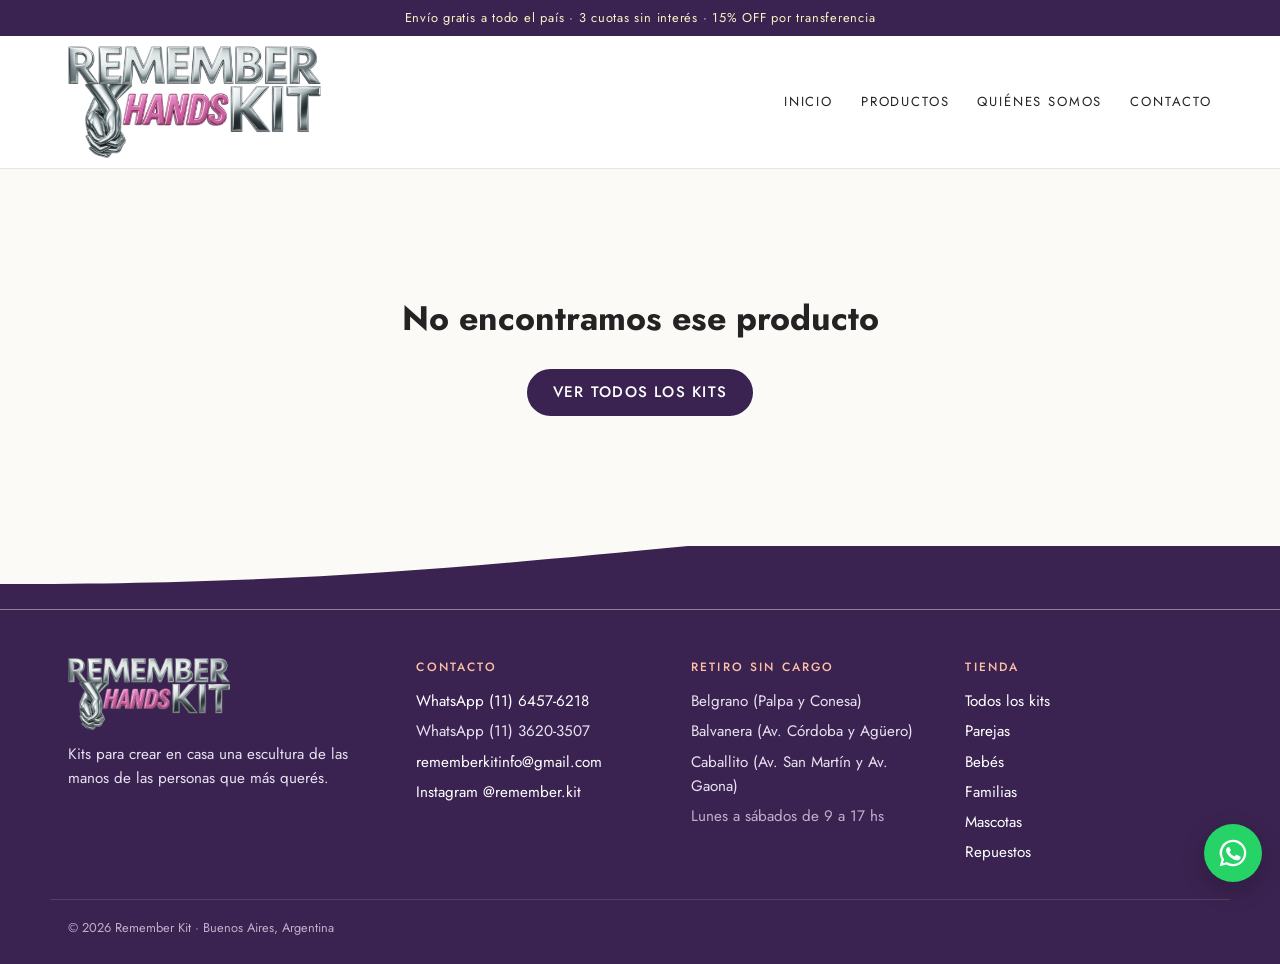
<file: producto.html>
<!doctype html>
<html lang="es-AR">
<head>
  <meta charset="utf-8">
  <meta name="viewport" content="width=device-width, initial-scale=1, viewport-fit=cover">
  <title>Producto | Remember Kit</title>
  <meta name="description" content="Kit Remember para crear en casa una escultura de manos en yeso.">
  <link rel="canonical" href="https://www.rememberkit.com/productos.html">
  <meta property="og:type" content="website">
  <meta property="og:title" content="Remember Kit | Un recuerdo de sus manos, para toda la vida">
  <meta property="og:description" content="Kits para crear en casa una escultura de las manos de las personas que más querés.">
  <meta property="og:image" content="https://www.rememberkit.com/img/8713cb_0ca0a6d9445e4e9bab03bb9993b2d3e4~mv2.webp">
  <link rel="icon" href="img/logo.png">
  <link rel="preconnect" href="https://fonts.googleapis.com">
  <link rel="preconnect" href="https://fonts.gstatic.com" crossorigin>
  <link rel="stylesheet" href="https://fonts.googleapis.com/css2?family=Aboreto&family=Cormorant+Garamond:ital,wght@1,500&family=Jost:wght@400;500;600&display=swap">
  <link rel="stylesheet" href="css/styles.css?v=202610300154">
</head>
<body data-page="producto">
  <header id="site-header"></header>

  <main id="product"></main>

  <footer id="site-footer"></footer>

  <script src="js/config.js?v=202610300154"></script>
  <script src="js/productos.js?v=202610300154"></script>
  <script src="js/app.js?v=202610300154"></script>
</body>
</html>
</file>
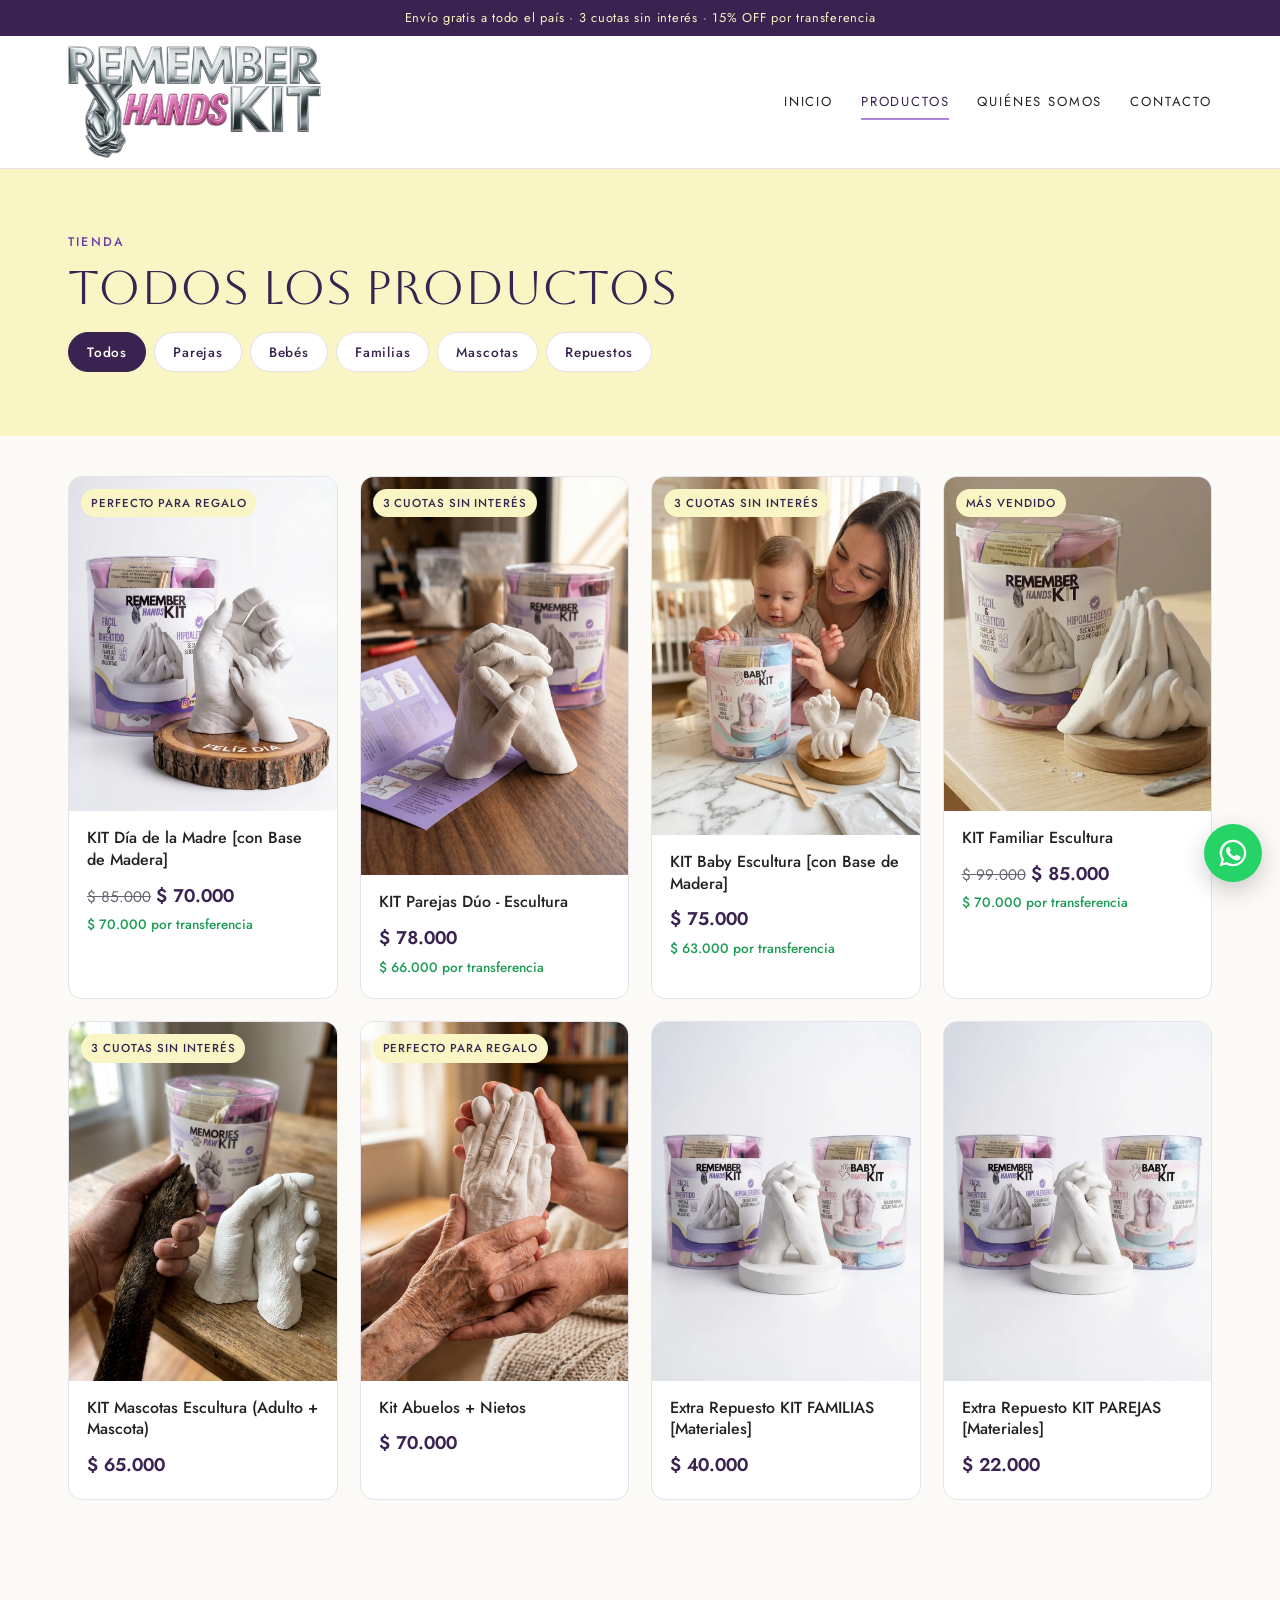
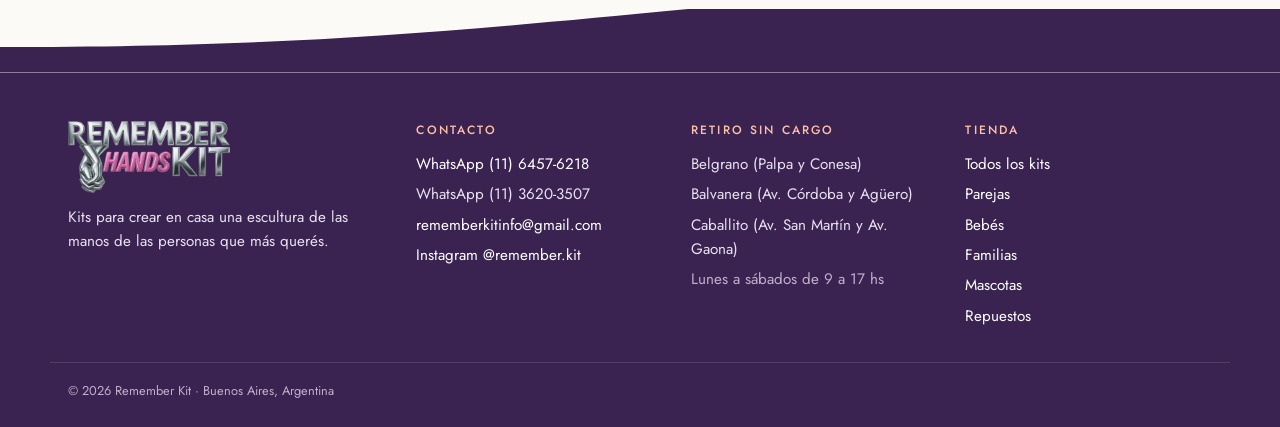
<file: productos.html>
<!doctype html>
<html lang="es-AR">
<head>
  <meta charset="utf-8">
  <meta name="viewport" content="width=device-width, initial-scale=1, viewport-fit=cover">
  <title>Productos | Remember Kit</title>
  <meta name="description" content="Todos los kits Remember: parejas, bebés, familias, mascotas y repuestos. Envíos a todo el país y 3 cuotas sin interés.">
  <link rel="canonical" href="https://www.rememberkit.com/productos.html">
  <meta property="og:type" content="website">
  <meta property="og:title" content="Remember Kit | Un recuerdo de sus manos, para toda la vida">
  <meta property="og:description" content="Kits para crear en casa una escultura de las manos de las personas que más querés.">
  <meta property="og:image" content="https://www.rememberkit.com/img/8713cb_0ca0a6d9445e4e9bab03bb9993b2d3e4~mv2.webp">
  <link rel="icon" href="img/logo.png">
  <link rel="preconnect" href="https://fonts.googleapis.com">
  <link rel="preconnect" href="https://fonts.gstatic.com" crossorigin>
  <link rel="stylesheet" href="https://fonts.googleapis.com/css2?family=Aboreto&family=Cormorant+Garamond:ital,wght@1,500&family=Jost:wght@400;500;600&display=swap">
  <link rel="stylesheet" href="css/styles.css?v=202610300154">
</head>
<body data-page="productos">
  <header id="site-header"></header>

  <main>
    <section class="page-head">
      <div class="wrap">
        <p class="kicker">Tienda</p>
        <h1 id="cat-title">Todos los productos</h1>
        <div class="tabs" id="cat-tabs" role="toolbar" aria-label="Filtrar por categoría"></div>
      </div>
    </section>
    <section class="section" style="padding-top:12px">
      <div class="wrap"><div class="grid" id="product-grid"></div></div>
    </section>
  </main>

  <footer id="site-footer"></footer>

  <script src="js/config.js?v=202610300154"></script>
  <script src="js/productos.js?v=202610300154"></script>
  <script src="js/app.js?v=202610300154"></script>
</body>
</html>
</file>
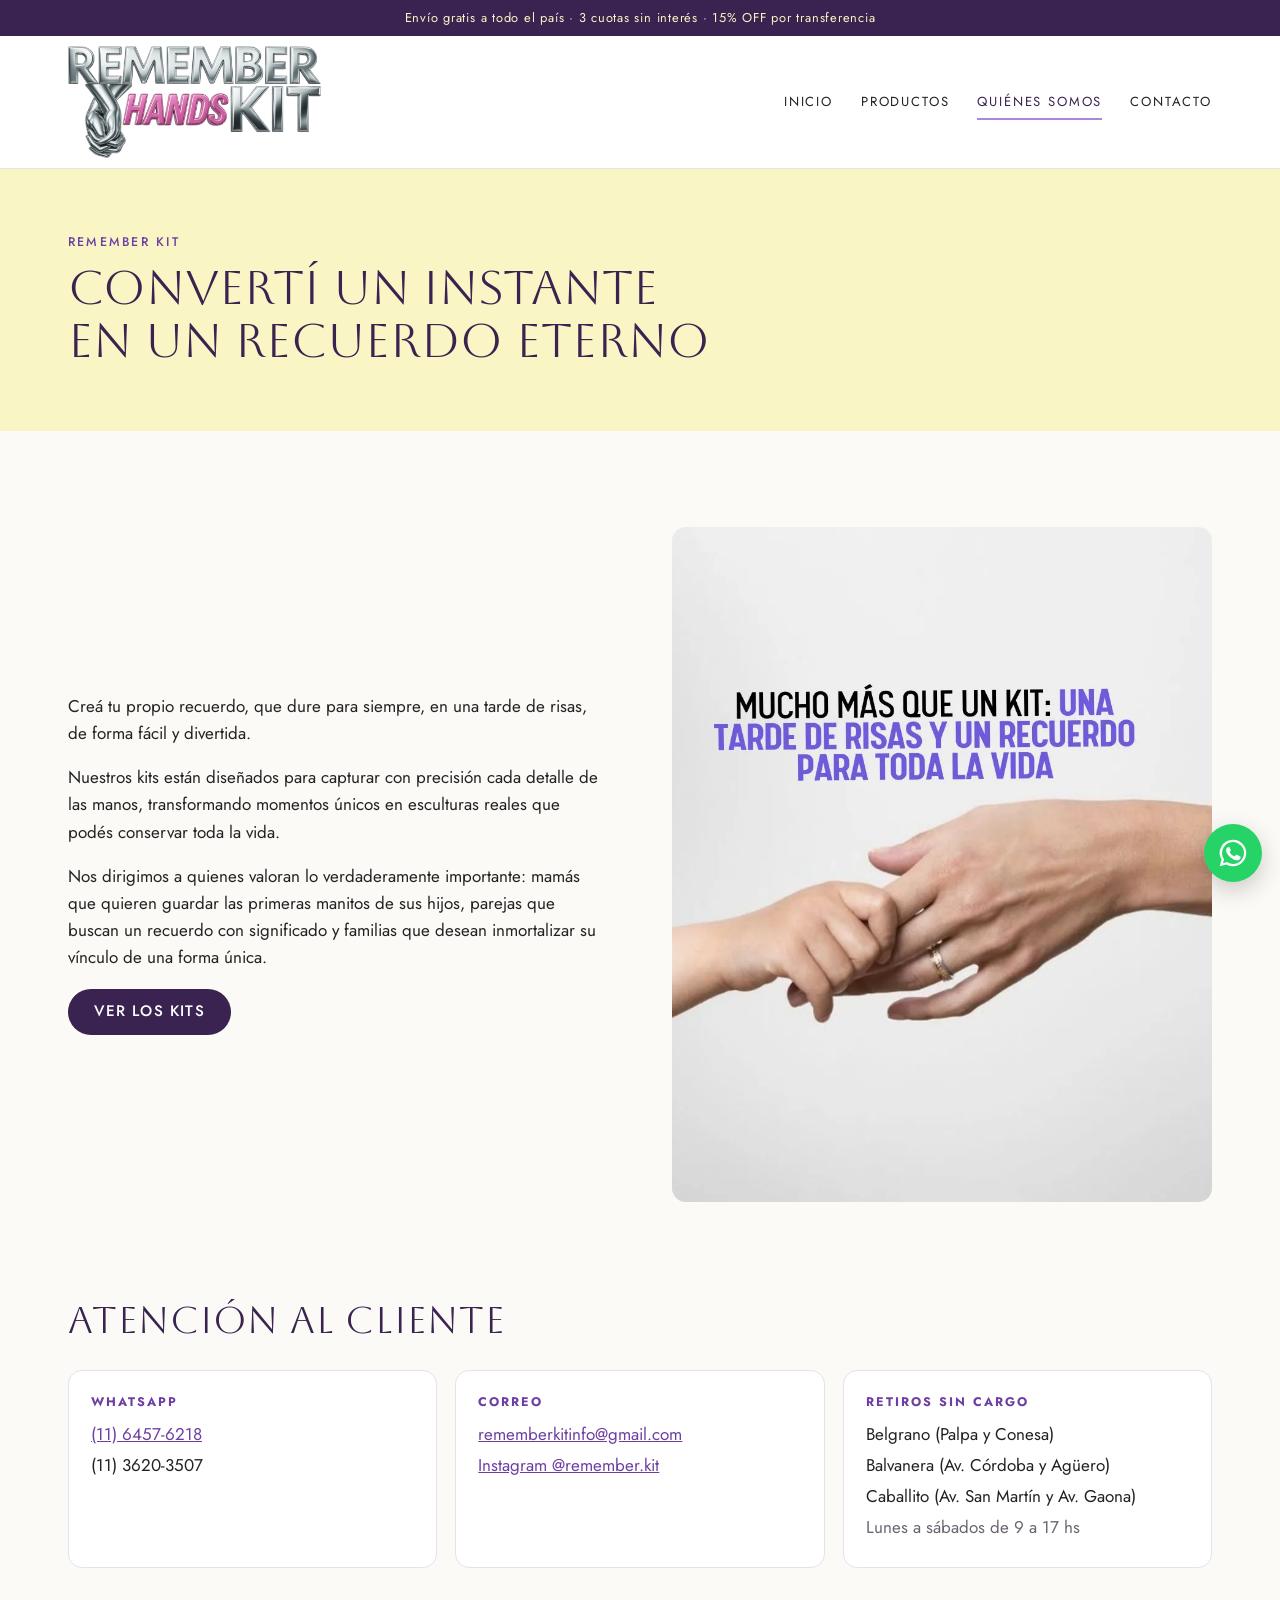
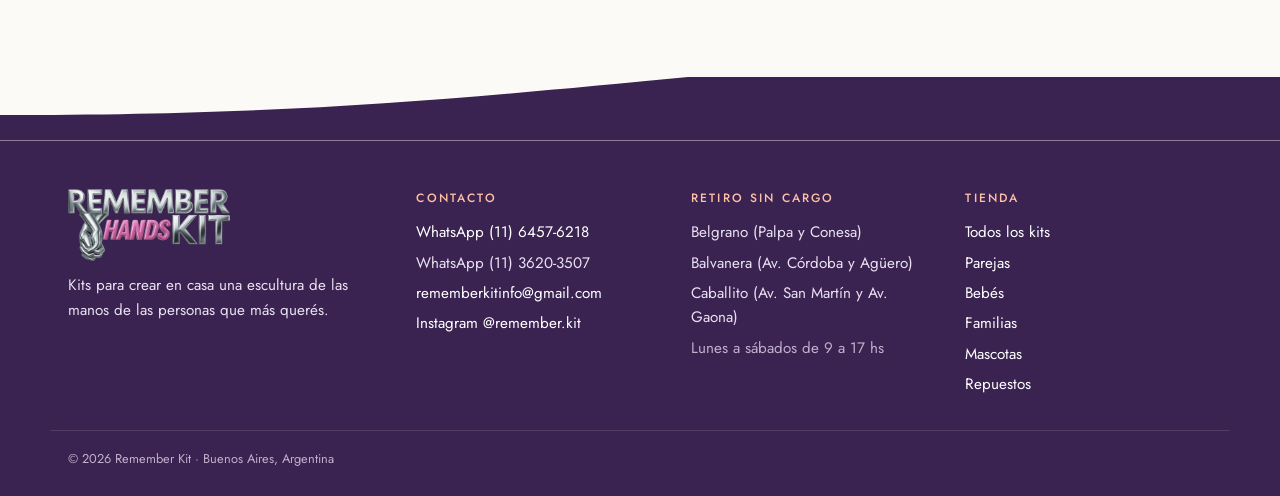
<file: quienes-somos.html>
<!doctype html>
<html lang="es-AR">
<head>
  <meta charset="utf-8">
  <meta name="viewport" content="width=device-width, initial-scale=1, viewport-fit=cover">
  <title>Quiénes somos | Remember Kit</title>
  <meta name="description" content="Remember Kit: kits para convertir un instante en un recuerdo eterno. Atención por WhatsApp y retiros sin cargo en CABA.">
  <link rel="canonical" href="https://www.rememberkit.com/quienes-somos.html">
  <meta property="og:type" content="website">
  <meta property="og:title" content="Remember Kit | Un recuerdo de sus manos, para toda la vida">
  <meta property="og:description" content="Kits para crear en casa una escultura de las manos de las personas que más querés.">
  <meta property="og:image" content="https://www.rememberkit.com/img/8713cb_0ca0a6d9445e4e9bab03bb9993b2d3e4~mv2.webp">
  <link rel="icon" href="img/logo.png">
  <link rel="preconnect" href="https://fonts.googleapis.com">
  <link rel="preconnect" href="https://fonts.gstatic.com" crossorigin>
  <link rel="stylesheet" href="https://fonts.googleapis.com/css2?family=Aboreto&family=Cormorant+Garamond:ital,wght@1,500&family=Jost:wght@400;500;600&display=swap">
  <link rel="stylesheet" href="css/styles.css?v=202610300154">
</head>
<body data-page="nosotros">
  <header id="site-header"></header>

  <main>
    <section class="page-head">
      <div class="wrap">
        <p class="kicker">Remember Kit</p>
        <h1>Convertí un instante<br> en un recuerdo eterno</h1>
      </div>
    </section>
    <section class="section">
      <div class="wrap about">
        <div>
          <p>Creá tu propio recuerdo, que dure para siempre, en una tarde de risas, de forma fácil y divertida.</p>
          <p>Nuestros kits están diseñados para capturar con precisión cada detalle de las manos, transformando momentos únicos en esculturas reales que podés conservar toda la vida.</p>
          <p>Nos dirigimos a quienes valoran lo verdaderamente importante: mamás que quieren guardar las primeras manitos de sus hijos, parejas que buscan un recuerdo con significado y familias que desean inmortalizar su vínculo de una forma única.</p>
          <p><a class="btn" href="productos.html">Ver los kits</a></p>
        </div>
        <img src="img/8713cb_504a2317b9c64ecba58057167daa925d~mv2.webp" data-wix="8713cb_504a2317b9c64ecba58057167daa925d~mv2.jpg" alt="Escultura de manos Remember Kit">
      </div>
    </section>
    <section class="section" id="contacto" style="padding-top:0">
      <div class="wrap">
        <h2 class="h2">Atención al cliente</h2>
        <div class="contact-cards" id="contact-cards"></div>
      </div>
    </section>
  </main>

  <footer id="site-footer"></footer>

  <script src="js/config.js?v=202610300154"></script>
  <script src="js/productos.js?v=202610300154"></script>
  <script src="js/app.js?v=202610300154"></script>
</body>
</html>
</file>
<file: css/styles.css>
/* Remember Kit — estilos
   Concepto: yeso blanco sobre lila y crema, con las ondas de la marca
   separando secciones. Tipografía en mayúsculas finas como en el logo. */
:root {
  --lila: #af85d7;
  --lila-osc: #6e3fa3;
  --ciruela: #3a2350;
  --crema: #f9f5c4;
  --durazno: #ffc0a7;
  --yeso: #fbfaf7;
  --tinta: #242323;
  --gris: #6b6472;
  --linea: #e7e1ec;
  --verde-wa: #1f9d55;

  --display: "Aboreto", "Futura", "Century Gothic", sans-serif;
  --body: "Jost", "Futura", "Avenir", "Segoe UI", sans-serif;
  --serif: "Cormorant Garamond", "Garamond", Georgia, serif;

  --r: 14px;
  --maxw: 1180px;
}

* { box-sizing: border-box; }
html { scroll-behavior: smooth; }
body {
  margin: 0;
  font-family: var(--body);
  font-size: 17px;
  line-height: 1.6;
  color: var(--tinta);
  background: var(--yeso);
  -webkit-font-smoothing: antialiased;
}
img { max-width: 100%; display: block; }
a { color: var(--lila-osc); }
:focus-visible { outline: 3px solid var(--lila); outline-offset: 2px; }
.wrap {
  max-width: var(--maxw);
  margin-inline: auto;
  padding-left: max(18px, env(safe-area-inset-left, 0px));
  padding-right: max(18px, env(safe-area-inset-right, 0px));
}
.muted { color: var(--gris); }
.h2 {
  font-family: var(--display);
  font-size: clamp(1.6rem, 3.4vw, 2.4rem);
  line-height: 1.15;
  font-weight: 400;
  letter-spacing: .02em;
  color: var(--ciruela);
  text-wrap: balance;
  margin: 0 0 .4em;
}
.kicker {
  font-size: .78rem;
  letter-spacing: .18em;
  text-transform: uppercase;
  color: var(--lila-osc);
  font-weight: 500;
  margin: 0 0 .6em;
}
.section { padding-block: clamp(48px, 8vw, 96px); }
.section.tight-top { padding-top: clamp(20px, 3vw, 36px); }
.section.tight-bottom { padding-bottom: clamp(20px, 3vw, 36px); }
.center { text-align: center; }

/* ---------- Botones ---------- */
.btn {
  display: inline-flex; align-items: center; justify-content: center; gap: .5em;
  padding: .9em 1.6em;
  border-radius: 999px;
  border: 2px solid transparent;
  background: var(--ciruela);
  color: #fff;
  font: 500 .95rem/1 var(--body);
  letter-spacing: .08em;
  text-transform: uppercase;
  text-decoration: none;
  cursor: pointer;
  transition: transform .15s, background .15s;
}
.btn:hover { transform: translateY(-1px); }
.btn svg { width: 1.3em; height: 1.3em; }
.btn-lila { background: var(--lila); color: var(--ciruela); }
.btn-ghost { background: transparent; color: var(--ciruela); border-color: var(--ciruela); }
.btn-mp { background: #009ee3; }
.btn-wa { background: var(--verde-wa); }
.btn-wa-out { background: #fff; color: var(--verde-wa); border-color: var(--verde-wa); }
.btn-ml { background: #ffe600; color: #2d3277; }

/* ---------- Header ---------- */
.announce { background: var(--ciruela); color: var(--crema); font-size: .8rem; letter-spacing: .06em; text-align: center; padding-block: 8px; }
.nav-bar { background: #fff; border-bottom: 1px solid var(--linea); position: sticky; top: 0; z-index: 20; }
#site-header { position: relative; z-index: 20; }
.nav { display: flex; align-items: center; justify-content: space-between; gap: 16px; padding-block: 10px; }
.logo img { height: 112px; width: auto; }
@media (max-width: 760px) { .logo img { height: 56px; } }
.menu { display: flex; gap: 28px; }
.menu a {
  font-size: .82rem; letter-spacing: .14em; text-transform: uppercase;
  color: var(--tinta); text-decoration: none; padding: 6px 0; border-bottom: 2px solid transparent;
}
.menu a:hover, .menu a[aria-current] { border-color: var(--lila); color: var(--ciruela); }
.menu-btn { display: none; background: none; border: 1px solid var(--linea); border-radius: 999px; padding: 8px 16px; font: 500 .8rem var(--body); letter-spacing: .1em; text-transform: uppercase; color: var(--ciruela); }
@media (max-width: 760px) {
  .menu-btn { display: block; }
  .menu { display: none; position: absolute; left: 0; right: 0; top: 100%; background: #fff; flex-direction: column; gap: 0; padding: 8px max(18px, env(safe-area-inset-left, 0px)) 16px; border-bottom: 1px solid var(--linea); }
  .menu a { padding: 12px 0; border-bottom: 1px solid var(--linea); }
  #site-header.open .menu { display: flex; }
  .nav-bar { position: relative; }
}

/* ---------- Hero ---------- */
.hero { position: relative; background: var(--crema); overflow: hidden; }
.hero-grid { display: grid; grid-template-columns: 1.05fr .95fr; align-items: center; gap: 32px; padding-block: clamp(36px, 6vw, 72px) clamp(56px, 6vw, 80px); }
.hero h1 {
  font-family: var(--display); font-weight: 400;
  font-size: clamp(2rem, 5.2vw, 3.7rem); line-height: 1.08; letter-spacing: .01em;
  color: var(--ciruela); margin: 0 0 .35em; text-wrap: balance;
}
.hero h1 em { font-family: var(--serif); font-style: italic; text-transform: none; color: var(--lila-osc); letter-spacing: 0; }
.hero p.lead { font-size: 1.15rem; max-width: 34ch; margin: 0 0 1.6em; }
.hero-actions { display: flex; flex-wrap: wrap; gap: 12px; }
.hero-art { position: relative; }
.hero-art .bg { border-radius: 200px 200px var(--r) var(--r); aspect-ratio: 1 / 1; object-fit: cover; object-position: center 58%; width: 100%; height: auto; filter: saturate(.9); }
.hero-art .sculpt { position: absolute; width: 26%; height: auto; left: -18%; bottom: -4%; filter: drop-shadow(0 20px 30px rgba(58,35,80,.25)); }
/* Pantallas anchas: la escultura va al lado de la foto, a la misma altura.
   El texto queda alineado con el resto del sitio; las imágenes usan el margen derecho. */
@media (min-width: 1400px) {
  .hero-grid { grid-template-columns: minmax(0, 1fr) auto; }
  .hero-art { --ph: clamp(380px, 26vw, 480px); display: flex; align-items: flex-end; gap: clamp(16px, 2vw, 32px);
    margin-right: calc(-1 * clamp(0px, (100vw - var(--maxw)) / 2 - 40px, 400px)); }
  .hero-art .bg { width: var(--ph); height: var(--ph); flex: none; }
  .hero-art .sculpt { position: static; width: auto; height: var(--ph); flex: none; }
}

.hero-badges { display: flex; flex-wrap: wrap; gap: 8px 18px; margin-top: 26px; padding: 0; list-style: none; font-size: .88rem; color: var(--ciruela); }
.hero-badges li::before { content: "✓ "; color: var(--lila-osc); font-weight: 600; }
@media (max-width: 820px) {
  .hero-grid { grid-template-columns: 1fr; }
  .hero-art { max-width: 420px; margin-inline: auto; width: 100%; }
  .hero-art .sculpt { width: 30%; left: -4%; }
}

/* Ondas de la marca */
.wave { display: block; width: 100%; height: clamp(40px, 6vw, 90px); }
.wave-bottom { position: absolute; left: 0; right: 0; bottom: -1px; }

/* ---------- Categorías ---------- */
.cats { display: grid; grid-template-columns: repeat(4, 1fr); gap: 16px; margin-top: 28px; }
.cat { position: relative; border-radius: var(--r); overflow: hidden; aspect-ratio: 3/4; display: block; color: #fff; text-decoration: none; }
.cat img { width: 100%; height: 100%; object-fit: cover; transition: transform .5s; }
.cat:hover img { transform: scale(1.04); }
.cat span {
  position: absolute; inset: auto 0 0; padding: 40px 16px 16px;
  background: linear-gradient(transparent, rgba(30,15,45,.75));
  font-family: var(--display); font-size: 1.25rem; letter-spacing: .06em;
}
@media (max-width: 820px) { .cats { grid-template-columns: repeat(2, 1fr); } }

/* ---------- Momento (texto + fotos) ---------- */
.moment { display: grid; grid-template-columns: 1fr 1fr; gap: clamp(24px, 5vw, 64px); align-items: center; }
.moment .quote { font-family: var(--serif); font-style: italic; font-size: clamp(1.6rem, 3.2vw, 2.4rem); line-height: 1.2; color: var(--ciruela); margin: 0 0 .6em; text-wrap: balance; }
.moment-photos { display: grid; grid-template-columns: 1fr 1fr; gap: 12px; }
.moment-photos img { border-radius: var(--r); aspect-ratio: 3/4; object-fit: cover; width: 100%; }
.moment-photos img:last-child { margin-top: 40px; }
@media (max-width: 820px) { .moment { grid-template-columns: 1fr; } }

/* ---------- Video ---------- */
.video-band { background: var(--ciruela); color: var(--crema); }
.video-band .h2 { color: var(--crema); }
.video-wrap { max-width: 900px; margin: 24px auto 0; border-radius: var(--r); overflow: hidden; background: #000; }
.video-wrap video { width: 100%; display: block; aspect-ratio: 16/9; }

/* ---------- Grilla de productos ---------- */
.grid { display: grid; grid-template-columns: repeat(auto-fill, minmax(230px, 1fr)); gap: 22px; margin-top: 28px; }
.card { background: #fff; border-radius: var(--r); overflow: hidden; border: 1px solid var(--linea); transition: box-shadow .2s, transform .2s; }
.card:hover { box-shadow: 0 14px 34px rgba(58,35,80,.12); transform: translateY(-2px); }
.card-link { color: inherit; text-decoration: none; display: flex; flex-direction: column; height: 100%; }
.card-img { position: relative; aspect-ratio: 4/5; background: #f3eef7; }
.card-img img { width: 100%; height: 100%; object-fit: cover; }
.tag { position: absolute; top: 12px; left: 12px; background: var(--crema); color: var(--ciruela); font-size: .72rem; letter-spacing: .08em; text-transform: uppercase; padding: 5px 10px; border-radius: 999px; font-weight: 500; }
.tag.static { position: static; display: inline-block; margin-bottom: 12px; }
.card-body { padding: 16px 18px 20px; display: flex; flex-direction: column; gap: 4px; flex: 1; }
.card-body h3 { font-size: 1rem; font-weight: 500; line-height: 1.35; margin: 0 0 6px; }
.price { margin: 0; font-variant-numeric: tabular-nums; }
.price s { color: var(--gris); font-size: .9em; }
.price strong { color: var(--ciruela); font-size: 1.15rem; font-weight: 600; }
.transfer { margin: 0; font-size: .85rem; color: var(--verde-wa); font-weight: 500; }

/* Pestañas de categorías */
.tabs { display: flex; flex-wrap: wrap; gap: 8px; margin-top: 18px; }
.tabs button { font: 500 .85rem var(--body); letter-spacing: .06em; padding: 9px 18px; border-radius: 999px; border: 1px solid var(--linea); background: #fff; color: var(--ciruela); cursor: pointer; }
.tabs button[aria-pressed="true"] { background: var(--ciruela); color: #fff; border-color: var(--ciruela); }

/* ---------- Cómo funciona ---------- */
.steps-band { background: var(--lila); }
.steps-band .kicker { color: var(--ciruela); }
.steps { display: grid; grid-template-columns: repeat(3, 1fr); gap: 20px; margin-top: 32px; counter-reset: paso; list-style: none; padding: 0; }
.steps li { counter-increment: paso; padding: 28px 24px; border-radius: var(--r); background: var(--crema); }
.steps li::before { content: "PASO " counter(paso); display: block; font-size: .75rem; letter-spacing: .2em; color: var(--lila-osc); font-weight: 600; margin-bottom: 10px; }
.steps h3 { font-family: var(--display); font-weight: 400; font-size: 1.3rem; color: var(--ciruela); margin: 0 0 8px; }
.steps p { margin: 0; color: var(--tinta); }
.steps .time { display: inline-block; margin-top: 12px; font-size: .82rem; color: var(--ciruela); background: #fff; padding: 3px 10px; border-radius: 999px; }
@media (max-width: 820px) { .steps { grid-template-columns: 1fr; } }

/* ---------- Beneficios ---------- */
.benefits { display: grid; grid-template-columns: repeat(3, 1fr); gap: 34px 28px; margin-top: 36px; }
.benefit { display: grid; grid-template-columns: 76px 1fr; gap: 16px; align-items: start; }
.benefit img { width: 76px; height: 76px; border-radius: 50%; object-fit: cover; background: #fff; border: 1px solid var(--linea); }
.benefit h3 { font-size: 1.02rem; font-weight: 600; margin: 4px 0 4px; color: var(--ciruela); }
.benefit p { margin: 0; font-size: .95rem; color: var(--gris); }
@media (max-width: 900px) { .benefits { grid-template-columns: 1fr 1fr; } }
@media (max-width: 560px) { .benefits { grid-template-columns: 1fr; } }

/* ---------- Testimonios ---------- */
.reviews-band { background: var(--crema); }
.reviews-band .h2 { color: var(--ciruela); }
.reviews { display: grid; grid-template-columns: repeat(auto-fill, minmax(260px, 1fr)); gap: 18px; margin-top: 28px; }
.review { background: #fff; border-radius: var(--r); overflow: hidden; display: flex; flex-direction: column; }
.review img { aspect-ratio: 4/3; object-fit: cover; width: 100%; }
.review div { padding: 18px 20px 22px; }
.review blockquote { margin: 0 0 14px; font-family: var(--serif); font-size: 1.2rem; line-height: 1.35; color: var(--tinta); }
.review cite { font-style: normal; font-weight: 600; color: var(--ciruela); display: block; }
.review small { font-size: .75rem; letter-spacing: .12em; text-transform: uppercase; color: var(--lila-osc); }

/* ---------- Banner repuesto ---------- */
.safety { display: grid; grid-template-columns: auto 1fr auto; gap: 24px; align-items: center; background: var(--crema); border-radius: var(--r); padding: 28px 32px; }
.safety img { width: 110px; border-radius: 10px; }
.safety h2 { font-family: var(--display); font-weight: 400; color: var(--ciruela); font-size: 1.5rem; margin: 0 0 4px; }
.safety p { margin: 0; }
@media (max-width: 760px) { .safety { grid-template-columns: 1fr; text-align: left; } .safety img { width: 90px; } }

/* ---------- Ficha de producto ---------- */
.crumbs { font-size: .85rem; color: var(--gris); padding-top: 20px; }
.crumbs a { color: var(--gris); }
.pdp > *, .hero-grid > *, .moment > *, .about > * { min-width: 0; }
.pdp { display: grid; grid-template-columns: 1.05fr 1fr; gap: clamp(24px, 4vw, 56px); padding-block: 20px 60px; align-items: start; }
.gallery { position: sticky; top: 90px; }
.g-main { background: #f3eef7; border-radius: var(--r); overflow: hidden; aspect-ratio: 4/5; }
.g-main img { width: 100%; height: 100%; object-fit: cover; }
.g-thumbs { display: flex; gap: 8px; margin-top: 10px; overflow-x: auto; padding-bottom: 4px; }
.g-thumbs button { flex: 0 0 72px; height: 88px; padding: 0; border: 2px solid transparent; border-radius: 10px; overflow: hidden; cursor: pointer; background: #f3eef7; }
.g-thumbs button[aria-current] { border-color: var(--lila-osc); }
.g-thumbs img { width: 100%; height: 100%; object-fit: cover; }
.buy h1 { font-family: var(--display); font-weight: 400; font-size: clamp(1.6rem, 3vw, 2.3rem); line-height: 1.15; color: var(--ciruela); margin: 0 0 .4em; text-wrap: balance; }
.buy .lead { font-size: 1.08rem; color: var(--gris); margin: 0 0 18px; }
.price.big strong { font-size: 1.9rem; }
.perks { list-style: none; padding: 0; margin: 18px 0 22px; display: flex; flex-wrap: wrap; gap: 8px; }
.perks li { font-size: .82rem; padding: 6px 12px; border-radius: 999px; background: #fff; border: 1px solid var(--linea); color: var(--ciruela); }
.ctas { display: grid; gap: 10px; margin-bottom: 26px; }
.ctas .btn { width: 100%; padding-block: 1.05em; }
.acc { border-top: 1px solid var(--linea); }
.acc:last-of-type { border-bottom: 1px solid var(--linea); }
.acc summary { cursor: pointer; padding: 16px 0; font-weight: 600; color: var(--ciruela); list-style: none; display: flex; justify-content: space-between; }
.acc summary::-webkit-details-marker { display: none; }
.acc summary::after { content: "+"; font-size: 1.3rem; line-height: 1; color: var(--lila-osc); }
.acc[open] summary::after { content: "–"; }
.desc { padding-bottom: 18px; }
.desc h3 { font-size: 1rem; color: var(--ciruela); margin: 1.2em 0 .3em; }
.desc p { margin: 0 0 .8em; }
.desc ul { margin: 0 0 .8em; padding-left: 1.2em; }
.empty { text-align: center; padding: 100px 20px; }
@media (max-width: 860px) { .pdp { grid-template-columns: 1fr; } .gallery { position: static; } }

/* ---------- Página genérica ---------- */
.page-head { background: var(--crema); padding-block: clamp(36px, 6vw, 64px); }
.page-head h1 { font-family: var(--display); font-weight: 400; color: var(--ciruela); font-size: clamp(1.9rem, 4vw, 3rem); margin: 0; line-height: 1.1; }
.about { display: grid; grid-template-columns: 1fr 1fr; gap: clamp(24px, 5vw, 64px); align-items: center; }
.about img { border-radius: var(--r); width: 100%; aspect-ratio: 4/5; object-fit: cover; }
.about p { max-width: 60ch; }
.contact-cards { display: grid; grid-template-columns: repeat(3, 1fr); gap: 18px; margin-top: 28px; }
.contact-cards > div { background: #fff; border: 1px solid var(--linea); border-radius: var(--r); padding: 22px; }
.contact-cards h3 { margin: 0 0 8px; font-size: .78rem; letter-spacing: .16em; text-transform: uppercase; color: var(--lila-osc); }
.contact-cards p { margin: 0 0 4px; }
@media (max-width: 820px) { .about, .contact-cards { grid-template-columns: 1fr; } }

/* ---------- Footer ---------- */
#site-footer { background: var(--ciruela); color: #e9e0f1; position: relative; margin-top: clamp(40px, 6vw, 80px); }
.wave-top { position: absolute; left: 0; right: 0; top: -1px; height: clamp(30px, 5vw, 70px); transform: translateY(-99%);
  background: url("data:image/svg+xml,%3Csvg xmlns='http://www.w3.org/2000/svg' viewBox='0 0 1920 200' preserveAspectRatio='none'%3E%3Cpath fill='%233a2350' d='M0 200V120C455 120 690 69 1083-9 1430-78 1920 0 1920 0v200z'/%3E%3C/svg%3E") center/100% 100% no-repeat; }
.foot-grid { display: grid; grid-template-columns: 1.3fr 1fr 1fr 1fr; gap: 28px; padding-block: 48px 28px; font-size: .95rem; }
.foot-grid h3 { font-size: .75rem; letter-spacing: .18em; text-transform: uppercase; color: var(--durazno); margin: 0 0 12px; font-weight: 500; }
.foot-grid p { margin: 0 0 6px; }
.foot-grid a { color: #fff; text-decoration: none; }
.foot-grid a:hover { text-decoration: underline; }
.foot-grid .muted { color: #bfb0cc; }
.foot-logo { height: 72px; width: auto; margin-bottom: 12px; }
.foot-legal { border-top: 1px solid rgba(255,255,255,.12); padding-block: 18px 26px; font-size: .8rem; color: #bfb0cc; }
@media (max-width: 820px) { .foot-grid { grid-template-columns: 1fr 1fr; } }
@media (max-width: 480px) { .foot-grid { grid-template-columns: 1fr; } }

/* ---------- WhatsApp flotante ---------- */
.wa-fab {
  position: fixed; z-index: 30;
  right: calc(18px + env(safe-area-inset-right, 0px));
  bottom: calc(18px + env(safe-area-inset-bottom, 0px));
  width: 58px; height: 58px; border-radius: 50%;
  background: #25d366; color: #fff; display: grid; place-items: center;
  box-shadow: 0 8px 24px rgba(0,0,0,.2);
}
.wa-fab svg { width: 32px; height: 32px; }

@media (prefers-reduced-motion: reduce) {
  *, *::before, *::after { transition: none !important; scroll-behavior: auto !important; }
}
</file>
